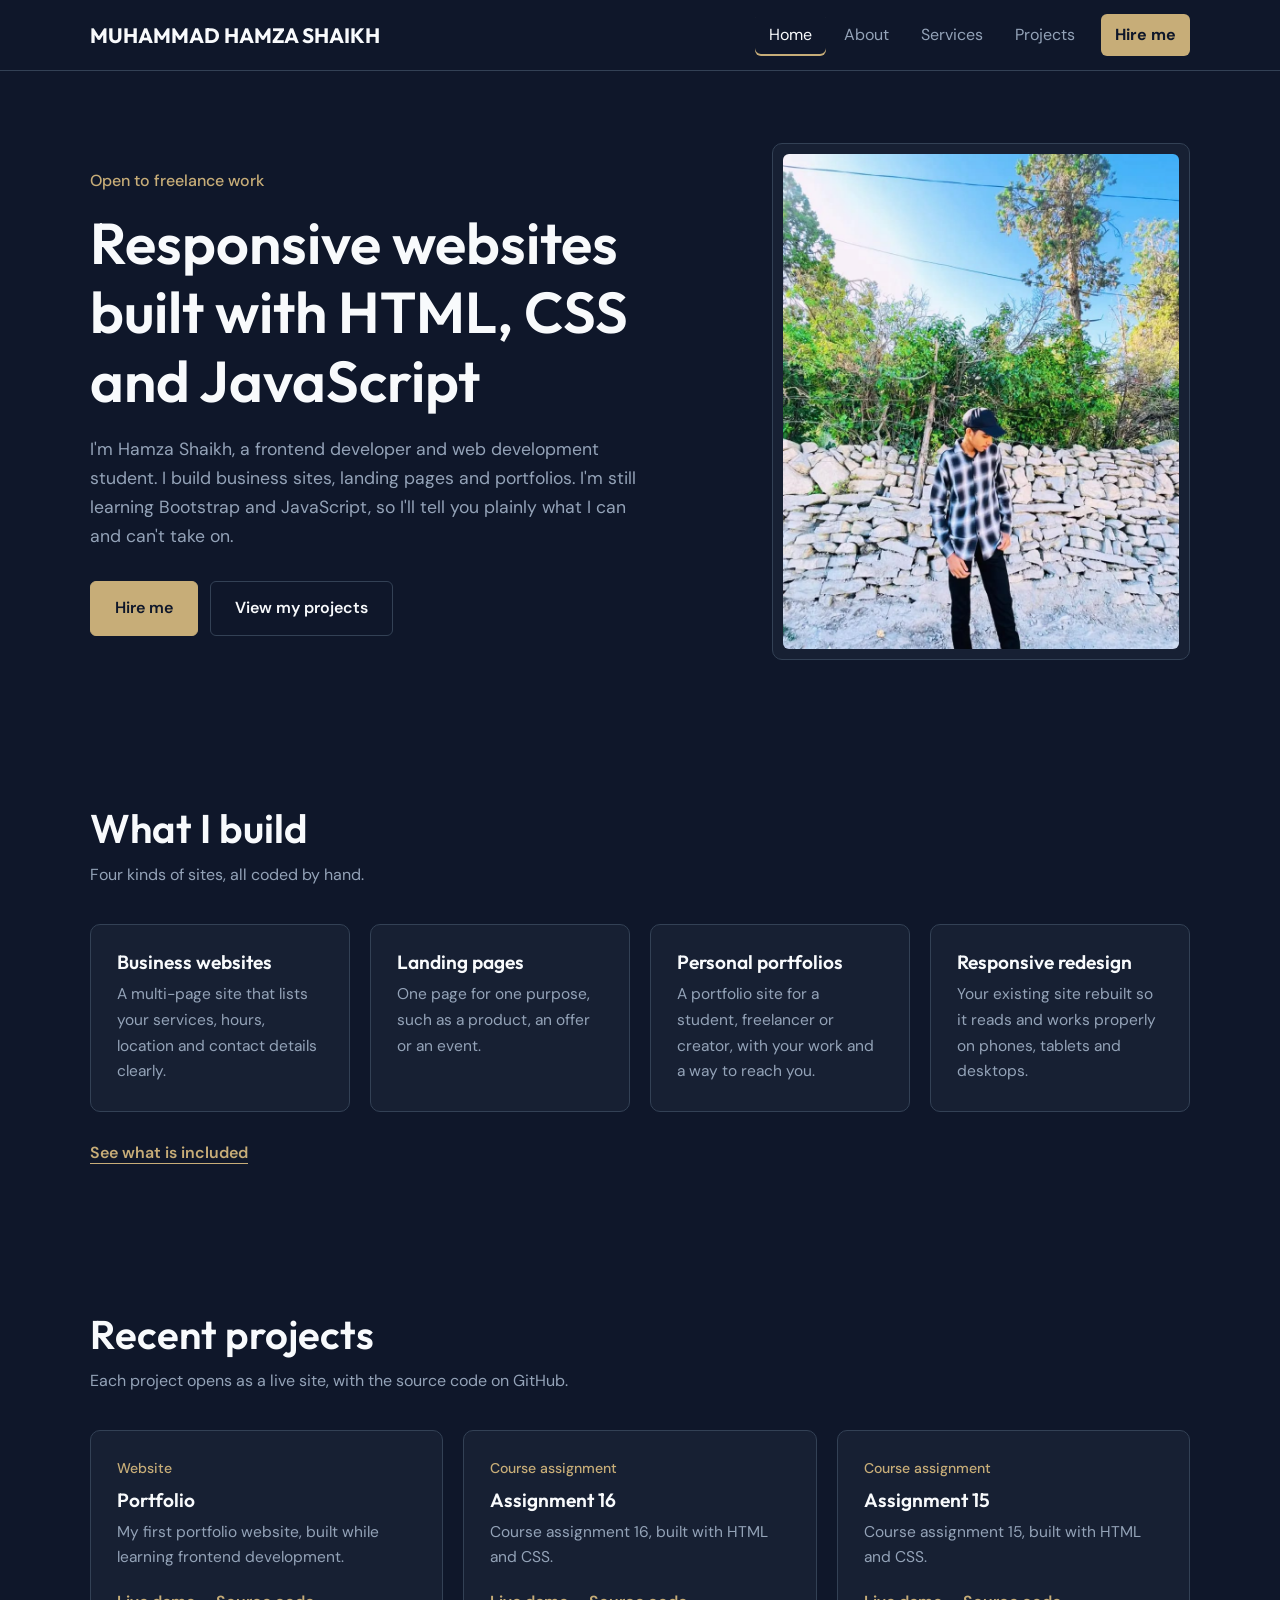
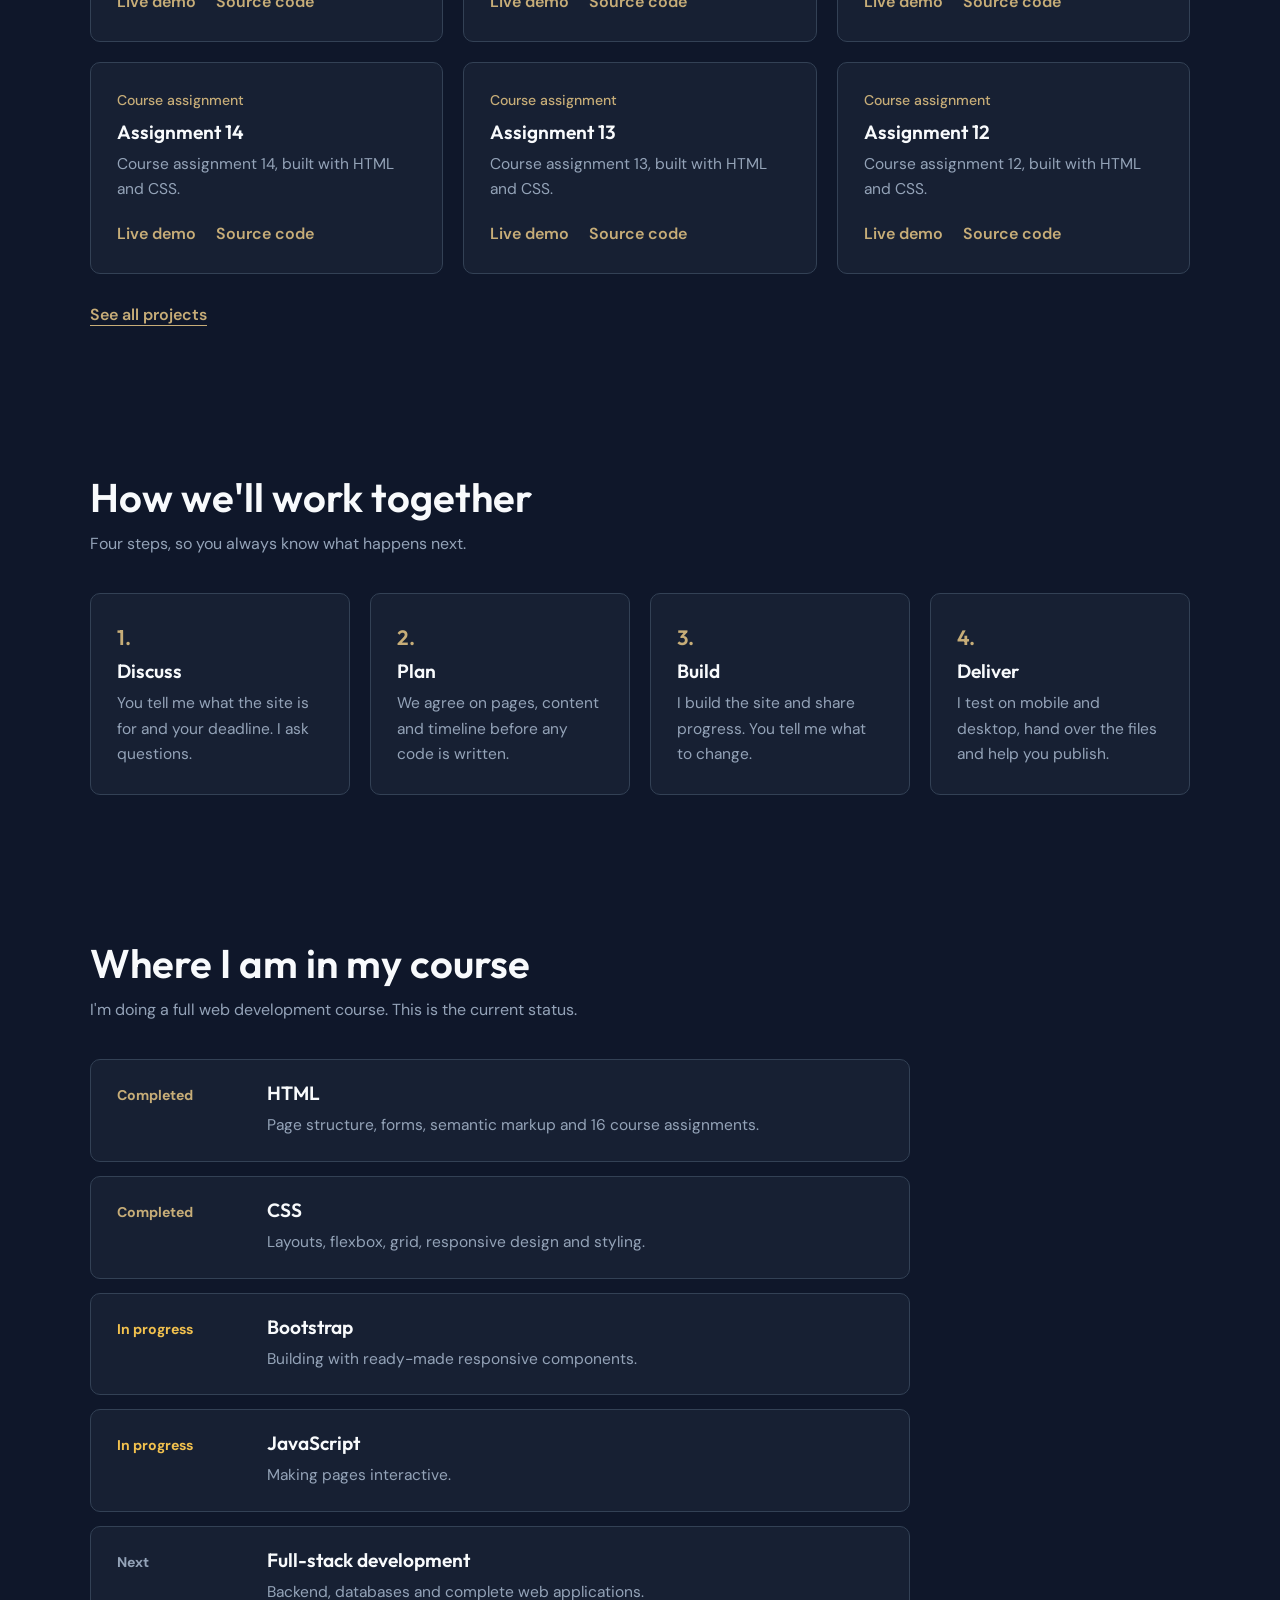
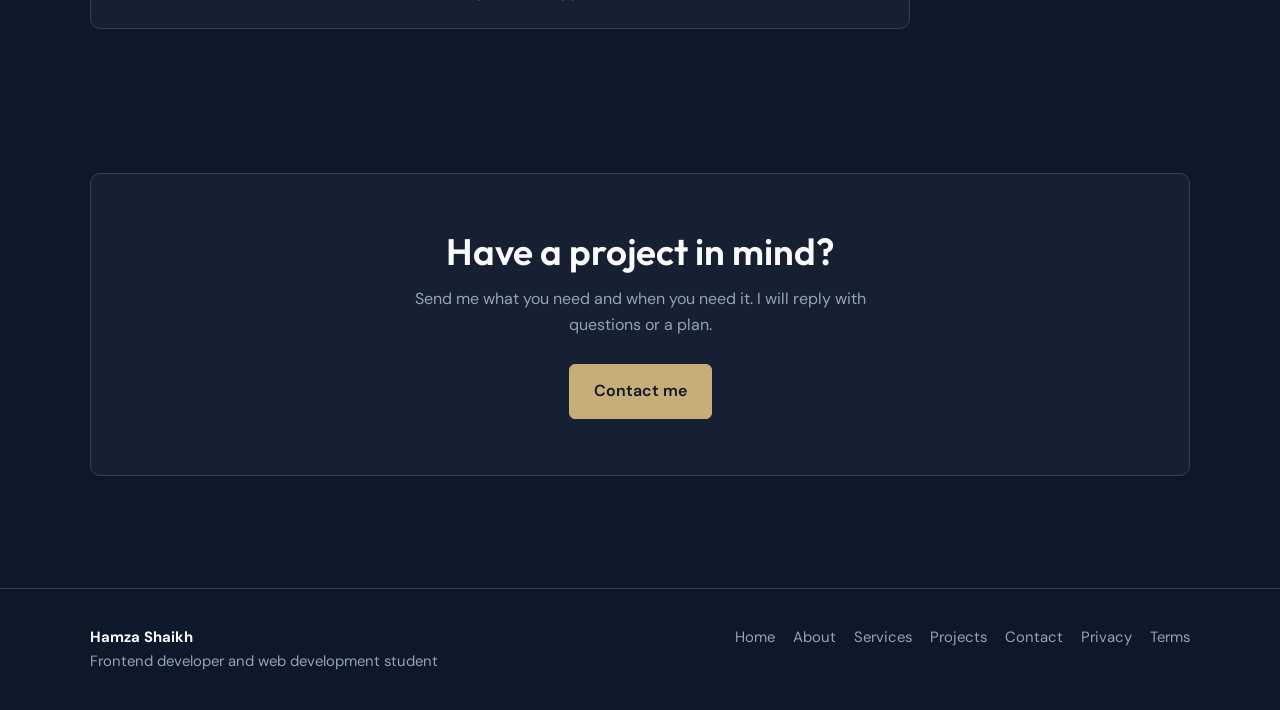
<file: index.html>
<!DOCTYPE html>
<html lang="en">
<head>
<meta charset="UTF-8">
<meta name="viewport" content="width=device-width, initial-scale=1">
<title>Hamza Shaikh | Frontend Developer</title>
<meta name="description" content="Hamza Shaikh builds responsive websites with HTML, CSS and JavaScript for small businesses and individuals.">
<meta name="theme-color" content="#0e1518">
<link rel="icon" href="favicon.svg" type="image/svg+xml">
<link rel="icon" href="favicon.ico" sizes="48x48">
<link rel="apple-touch-icon" href="apple-touch-icon.png">
<link rel="preconnect" href="https://fonts.googleapis.com">
<link rel="preconnect" href="https://fonts.gstatic.com" crossorigin>
<link href="https://fonts.googleapis.com/css2?family=DM+Sans:wght@400;500;700&family=Outfit:wght@500;600;700&display=swap" rel="stylesheet">
<link rel="stylesheet" href="style.css">
</head>
<body>
<header>
<nav>
<a href="index.html" class="logo">MUHAMMAD HAMZA SHAIKH</a>
<button class="burger" aria-expanded="false" aria-controls="menu">Menu</button>
<ul class="links" id="menu"><li><a href="index.html" class="active">Home</a></li><li><a href="about.html">About</a></li><li><a href="services.html">Services</a></li><li><a href="projects.html">Projects</a></li><li><a href="contact.html" class="hire">Hire me</a></li></ul>
</nav>
</header>
<main>
<div class="wrap"><section class="hero">
<div>
<p class="avail">Open to freelance work</p>
<h1>Responsive websites built with HTML, CSS and JavaScript</h1>
<p class="lead">I'm Hamza Shaikh, a frontend developer and web development student. I build business sites, landing pages and portfolios. I'm still learning Bootstrap and JavaScript, so I'll tell you plainly what I can and can't take on.</p>
<div class="cta"><a class="btn primary" href="contact.html">Hire me</a><a class="btn" href="projects.html">View my projects</a></div>
</div>
<div class="photo"><img src="WhatsApp Image 2026-11-10 at 7.13.21 PM.jpeg" alt="Hamza Shaikh standing in front of a stone wall" width="1000" height="1000"></div>
</section></div>
<div class="wrap"><section><h2 class="title">What I build</h2><p class="sub">Four kinds of sites, all coded by hand.</p><div class="grid g4"><div class="card"><h3>Business websites</h3><p>A multi-page site that lists your services, hours, location and contact details clearly.</p></div><div class="card"><h3>Landing pages</h3><p>One page for one purpose, such as a product, an offer or an event.</p></div><div class="card"><h3>Personal portfolios</h3><p>A portfolio site for a student, freelancer or creator, with your work and a way to reach you.</p></div><div class="card"><h3>Responsive redesign</h3><p>Your existing site rebuilt so it reads and works properly on phones, tablets and desktops.</p></div></div><p class="more"><a class="link" href="services.html">See what is included</a></p></section></div>
<div class="wrap"><section><h2 class="title">Recent projects</h2><p class="sub">Each project opens as a live site, with the source code on GitHub.</p><div id="repos" class="grid g3" data-limit="6"></div><p class="more"><a class="link" href="projects.html">See all projects</a></p></section></div>
<div class="wrap"><section><h2 class="title">How we'll work together</h2><p class="sub">Four steps, so you always know what happens next.</p><ol class="steps"><li class="card"><h3>Discuss</h3><p>You tell me what the site is for and your deadline. I ask questions.</p></li><li class="card"><h3>Plan</h3><p>We agree on pages, content and timeline before any code is written.</p></li><li class="card"><h3>Build</h3><p>I build the site and share progress. You tell me what to change.</p></li><li class="card"><h3>Deliver</h3><p>I test on mobile and desktop, hand over the files and help you publish.</p></li></ol></section></div>
<div class="wrap"><section><h2 class="title">Where I am in my course</h2><p class="sub">I'm doing a full web development course. This is the current status.</p><div class="road"><div class="card"><span class="st done">Completed</span><div><h3>HTML</h3><p>Page structure, forms, semantic markup and 16 course assignments.</p></div></div><div class="card"><span class="st done">Completed</span><div><h3>CSS</h3><p>Layouts, flexbox, grid, responsive design and styling.</p></div></div><div class="card"><span class="st doing">In progress</span><div><h3>Bootstrap</h3><p>Building with ready-made responsive components.</p></div></div><div class="card"><span class="st doing">In progress</span><div><h3>JavaScript</h3><p>Making pages interactive.</p></div></div><div class="card"><span class="st next">Next</span><div><h3>Full-stack development</h3><p>Backend, databases and complete web applications.</p></div></div></div></section></div><section class="wrap"><div class="band"><h2>Have a project in mind?</h2><p>Send me what you need and when you need it. I will reply with questions or a plan.</p><a class="btn primary" href="contact.html">Contact me</a></div></section>
</main>
<footer>
<div class="wrap foot">
<div><b>Hamza Shaikh</b><br>Frontend developer and web development student</div>
<div class="fl"><a href="index.html">Home</a><a href="about.html">About</a><a href="services.html">Services</a><a href="projects.html">Projects</a><a href="contact.html">Contact</a><a href="privacy.html">Privacy</a><a href="terms.html">Terms</a></div>

</div>
</footer>
<script src="script.js"></script>
</body>
</html>
</file>
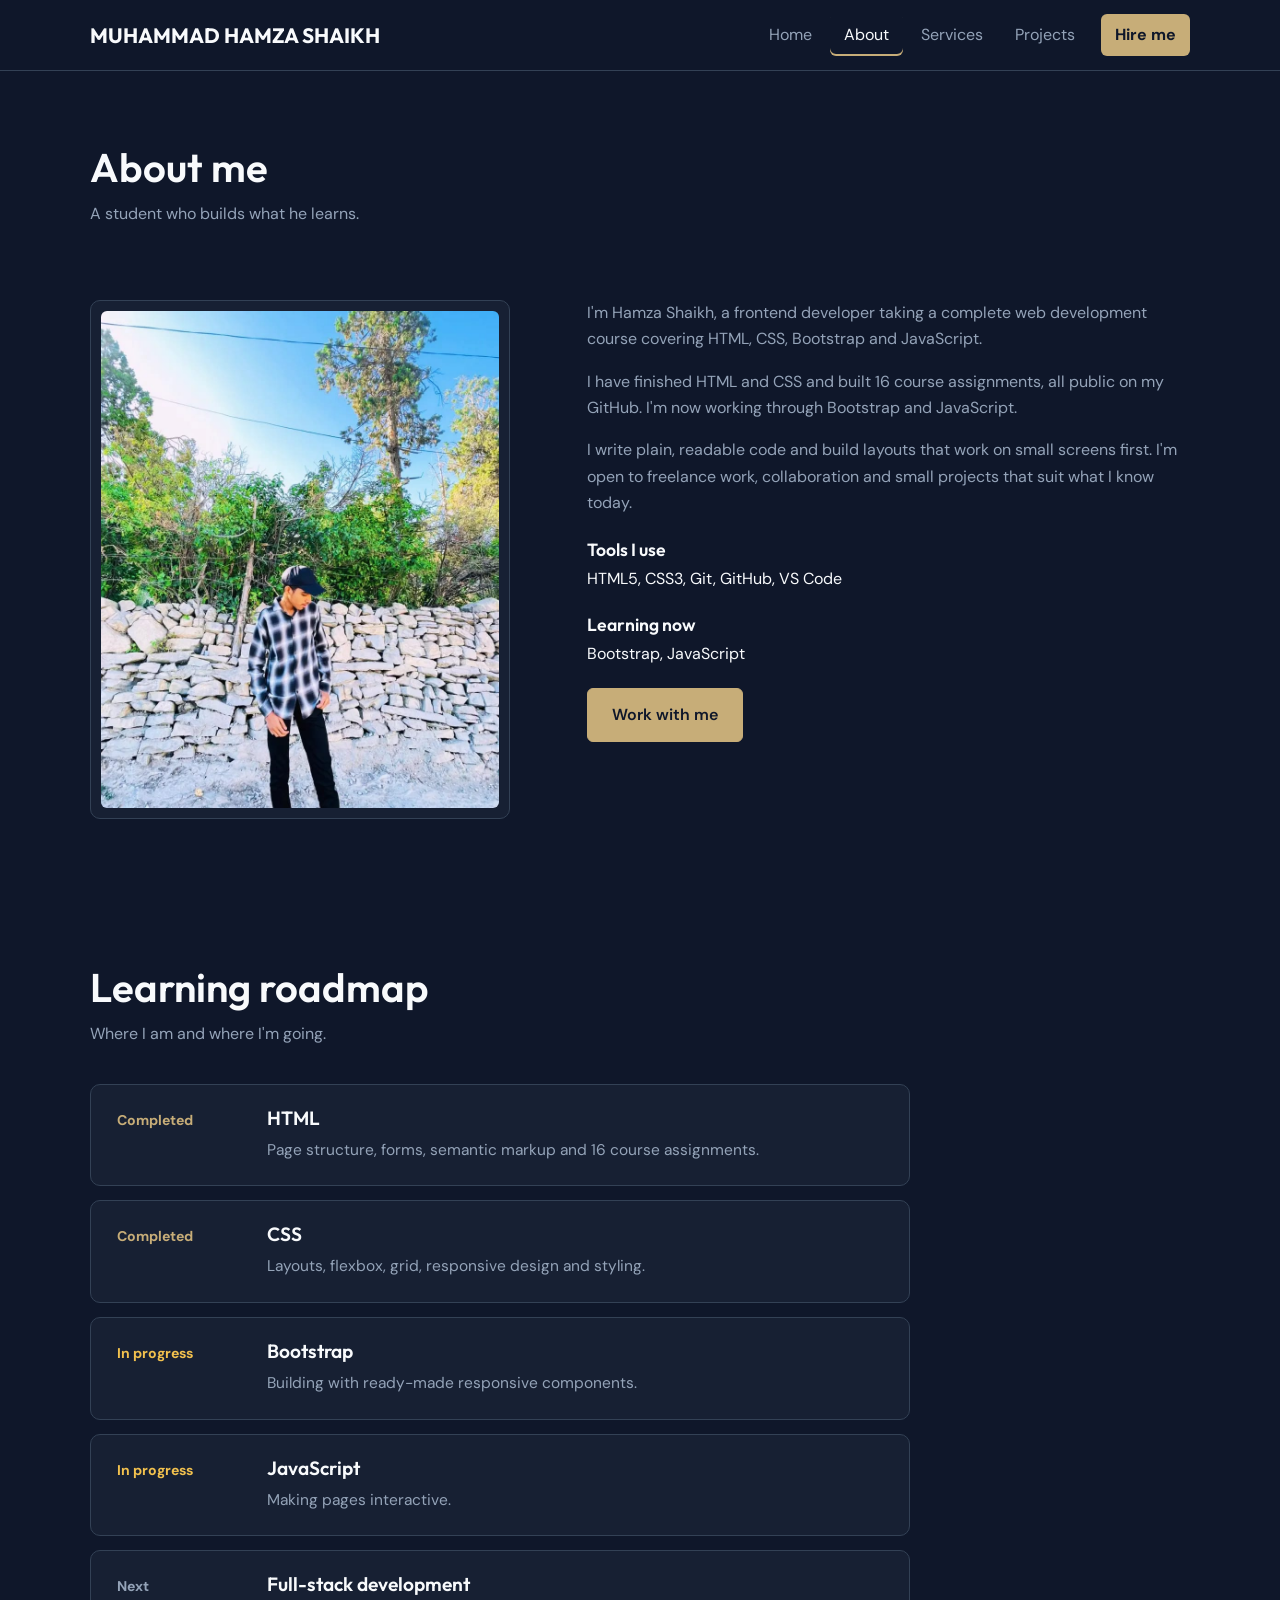
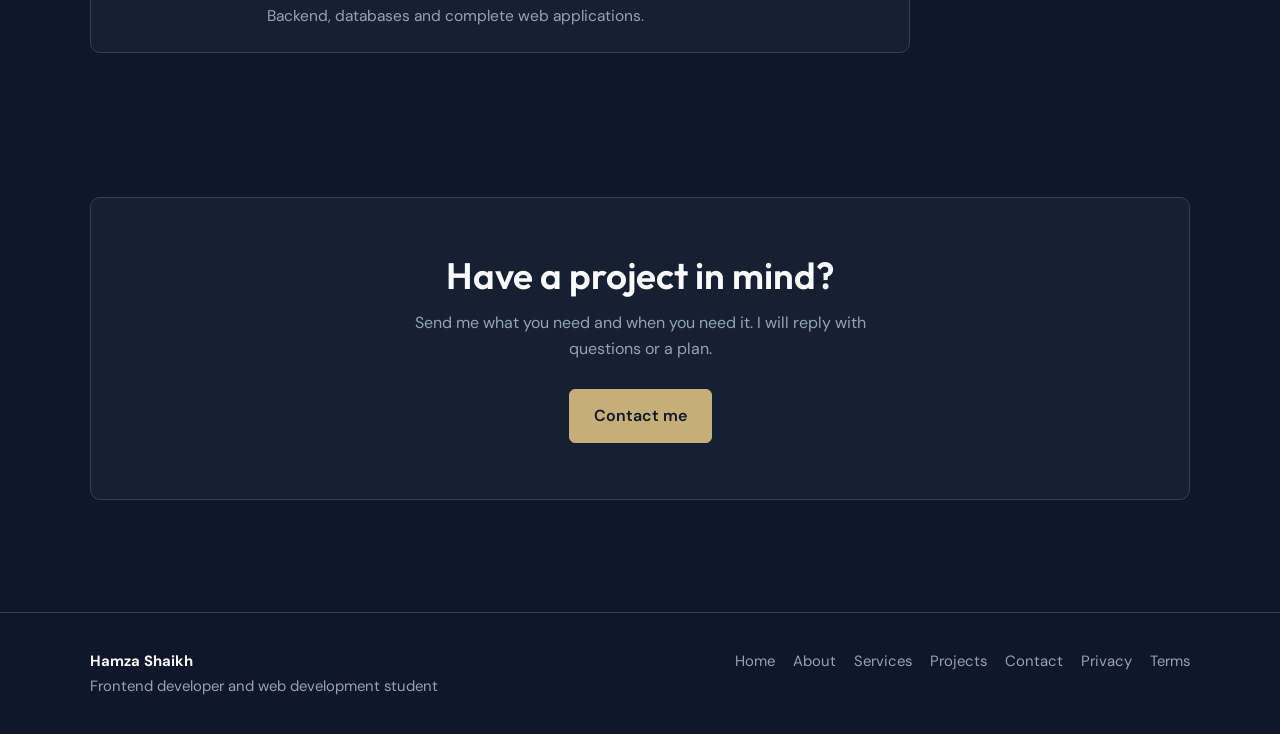
<file: about.html>
<!DOCTYPE html>
<html lang="en">
<head>
<meta charset="UTF-8">
<meta name="viewport" content="width=device-width, initial-scale=1">
<title>About | Hamza Shaikh</title>
<meta name="description" content="About Hamza Shaikh, frontend developer and web development student.">
<meta name="theme-color" content="#0e1518">
<link rel="icon" href="favicon.svg" type="image/svg+xml">
<link rel="icon" href="favicon.ico" sizes="48x48">
<link rel="apple-touch-icon" href="apple-touch-icon.png">
<link rel="preconnect" href="https://fonts.googleapis.com">
<link rel="preconnect" href="https://fonts.gstatic.com" crossorigin>
<link href="https://fonts.googleapis.com/css2?family=DM+Sans:wght@400;500;700&family=Outfit:wght@500;600;700&display=swap" rel="stylesheet">
<link rel="stylesheet" href="style.css">
</head>
<body>
<header>
<nav>
<a href="index.html" class="logo">MUHAMMAD HAMZA SHAIKH</a>
<button class="burger" aria-expanded="false" aria-controls="menu">Menu</button>
<ul class="links" id="menu"><li><a href="index.html">Home</a></li><li><a href="about.html" class="active">About</a></li><li><a href="services.html">Services</a></li><li><a href="projects.html">Projects</a></li><li><a href="contact.html" class="hire">Hire me</a></li></ul>
</nav>
</header>
<main>
<div class="wrap"><section class="phead"><h1 class="title">About me</h1><p class="sub">A student who builds what he learns.</p></section></div><div class="wrap"><section><div class="about">
<div class="photo"><img src="WhatsApp Image 2026-11-10 at 7.13.21 PM.jpeg" alt="Hamza Shaikh standing in front of a stone wall" width="1000" height="1000"></div>
<div>
<p>I'm Hamza Shaikh, a frontend developer taking a complete web development course covering HTML, CSS, Bootstrap and JavaScript.</p>
<p>I have finished HTML and CSS and built 16 course assignments, all public on my GitHub. I'm now working through Bootstrap and JavaScript.</p>
<p>I write plain, readable code and build layouts that work on small screens first. I'm open to freelance work, collaboration and small projects that suit what I know today.</p>
<h2 class="mini">Tools I use</h2>
<p class="tools">HTML5, CSS3, Git, GitHub, VS Code</p>
<h2 class="mini">Learning now</h2>
<p class="tools">Bootstrap, JavaScript</p>
<a class="btn primary" href="contact.html">Work with me</a>
</div></div></section></div>
<div class="wrap"><section><h2 class="title">Learning roadmap</h2><p class="sub">Where I am and where I'm going.</p><div class="road"><div class="card"><span class="st done">Completed</span><div><h3>HTML</h3><p>Page structure, forms, semantic markup and 16 course assignments.</p></div></div><div class="card"><span class="st done">Completed</span><div><h3>CSS</h3><p>Layouts, flexbox, grid, responsive design and styling.</p></div></div><div class="card"><span class="st doing">In progress</span><div><h3>Bootstrap</h3><p>Building with ready-made responsive components.</p></div></div><div class="card"><span class="st doing">In progress</span><div><h3>JavaScript</h3><p>Making pages interactive.</p></div></div><div class="card"><span class="st next">Next</span><div><h3>Full-stack development</h3><p>Backend, databases and complete web applications.</p></div></div></div></section></div><section class="wrap"><div class="band"><h2>Have a project in mind?</h2><p>Send me what you need and when you need it. I will reply with questions or a plan.</p><a class="btn primary" href="contact.html">Contact me</a></div></section>
</main>
<footer>
<div class="wrap foot">
<div><b>Hamza Shaikh</b><br>Frontend developer and web development student</div>
<div class="fl"><a href="index.html">Home</a><a href="about.html">About</a><a href="services.html">Services</a><a href="projects.html">Projects</a><a href="contact.html">Contact</a><a href="privacy.html">Privacy</a><a href="terms.html">Terms</a></div>
</div>
</footer>
<script src="script.js"></script>
</body>
</html>
</file>
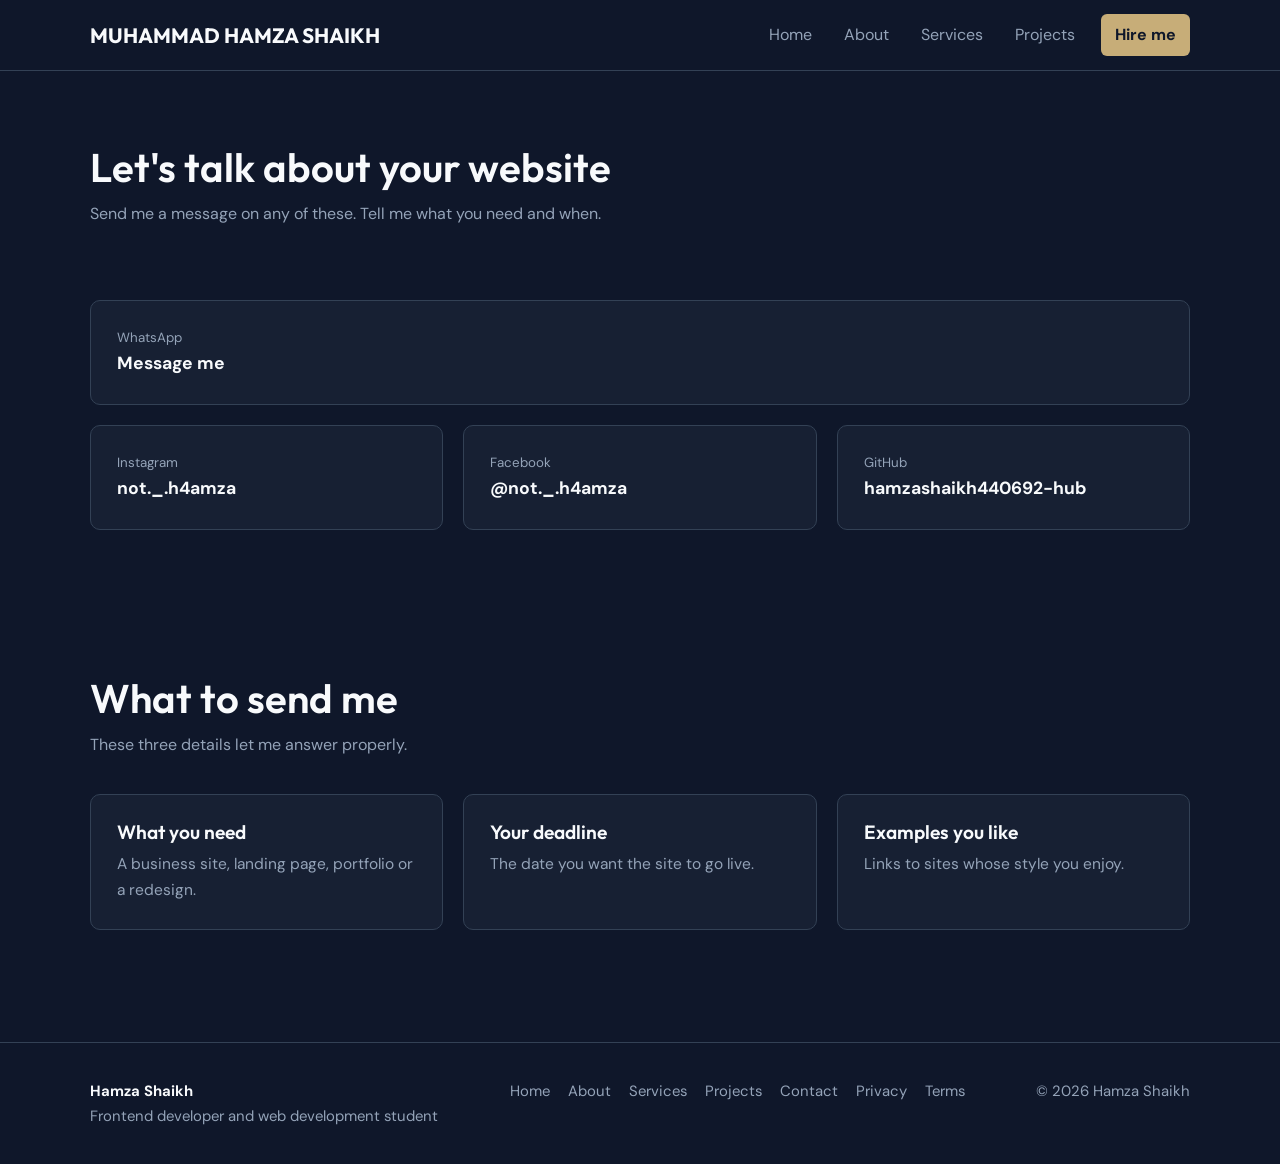
<file: contact.html>
<!DOCTYPE html>
<html lang="en">
<head>
<meta charset="UTF-8">
<meta name="viewport" content="width=device-width, initial-scale=1">
<title>Contact | Hamza Shaikh</title>
<meta name="description" content="Contact Hamza Shaikh about your website project.">
<meta name="theme-color" content="#0e1518">
<link rel="icon" href="favicon.svg" type="image/svg+xml">
<link rel="icon" href="favicon.ico" sizes="48x48">
<link rel="apple-touch-icon" href="apple-touch-icon.png">
<link rel="preconnect" href="https://fonts.googleapis.com">
<link rel="preconnect" href="https://fonts.gstatic.com" crossorigin>
<link href="https://fonts.googleapis.com/css2?family=DM+Sans:wght@400;500;700&family=Outfit:wght@500;600;700&display=swap" rel="stylesheet">
<link rel="stylesheet" href="style.css">
</head>
<body>
<header>
<nav>
<a href="index.html" class="logo">MUHAMMAD HAMZA SHAIKH</a>
<button class="burger" aria-expanded="falsan>.</spane" aria-controls="menu">Menu</button>
<ul class="links" id="menu"><li><a href="index.html">Home</a></li><li><a href="about.html">About</a></li><li><a href="services.html">Services</a></li><li><a href="projects.html">Projects</a></li><li><a href="contact.html" class="hire active">Hire me</a></li></ul>
</nav>
</header>
<main>
<div class="wrap"><section class="phead"><h1 class="title">Let's talk about your website</h1><p class="sub">Send me a message on any of these. Tell me what you need and when.</p></section></div><div class="wrap"><section>
<div id="direct" class="grid g2 gap"></div>
<div class="grid g2">
<a class="card cc" href="https://www.instagram.com/not.__.h4amza/" target="_blank" rel="noopener"><small>Instagram</small><b>not._.h4amza</b></a>
<a class="card cc" href="https://www.facebook.com/@not._.h4amza" target="_blank" rel="noopener"><small>Facebook</small><b>@not._.h4amza</b></a>
<a class="card cc" href="https://github.com/hamzashaikh440692-hub" target="_blank" rel="noopener"><small>GitHub</small><b>hamzashaikh440692-hub</b></a>
</div></section>
<section><h2 class="title">What to send me</h2><p class="sub">These three details let me answer properly.</p><div class="grid g3"><div class="card"><h3>What you need</h3><p>A business site, landing page, portfolio or a redesign.</p></div><div class="card"><h3>Your deadline</h3><p>The date you want the site to go live.</p></div><div class="card"><h3>Examples you like</h3><p>Links to sites whose style you enjoy.</p></div></div></section></div>
</main>
<footer>
<div class="wrap foot">
<div><b>Hamza Shaikh</b><br>Frontend developer and web development student</div>
<div class="fl"><a href="index.html">Home</a><a href="about.html">About</a><a href="services.html">Services</a><a href="projects.html">Projects</a><a href="contact.html">Contact</a><a href="privacy.html">Privacy</a><a href="terms.html">Terms</a></div>
<div>&copy; <span class="year">2026</span> Hamza Shaikh</div>
</div>
</footer>
<script src="script.js"></script>
</body>
</html>
</file>
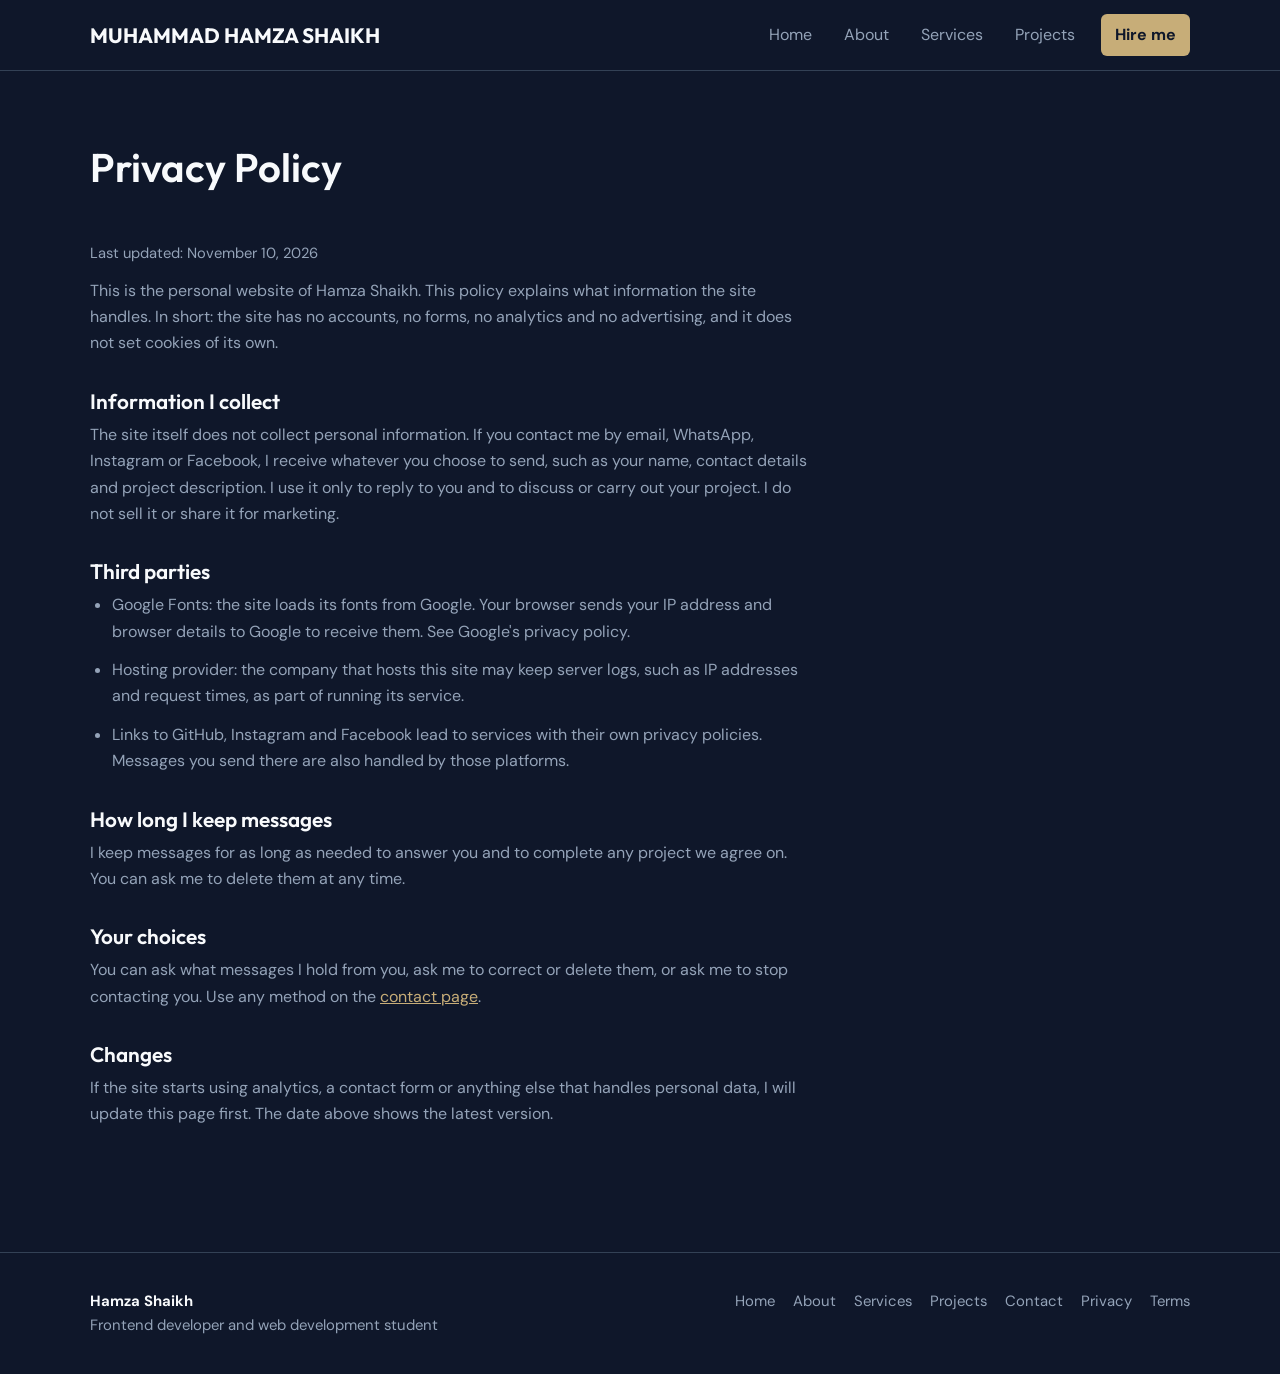
<file: privacy.html>
<!DOCTYPE html>
<html lang="en">
<head>
<meta charset="UTF-8">
<meta name="viewport" content="width=device-width, initial-scale=1">
<title>Privacy Policy | Hamza Shaikh</title>
<meta name="description" content="How this website handles your information.">
<meta name="theme-color" content="#0e1518">
<link rel="icon" href="favicon.svg" type="image/svg+xml">
<link rel="icon" href="favicon.ico" sizes="48x48">
<link rel="apple-touch-icon" href="apple-touch-icon.png">
<link rel="preconnect" href="https://fonts.googleapis.com">
<link rel="preconnect" href="https://fonts.gstatic.com" crossorigin>
<link href="https://fonts.googleapis.com/css2?family=DM+Sans:wght@400;500;700&family=Outfit:wght@500;600;700&display=swap" rel="stylesheet">
<link rel="stylesheet" href="style.css">
</head>
<body>
<header>
<nav>
<a href="index.html" class="logo">MUHAMMAD HAMZA SHAIKH</a>
<button class="burger" aria-expanded="false" aria-controls="menu">Menu</button>
<ul class="links" id="menu"><li><a href="index.html">Home</a></li><li><a href="about.html">About</a></li><li><a href="services.html">Services</a></li><li><a href="projects.html">Projects</a></li><li><a href="contact.html" class="hire">Hire me</a></li></ul>
</nav>
</header>
<main>
<div class="wrap"><section class="phead"><h1 class="title">Privacy Policy</h1><p class="sub"></p></section></div><div class="wrap"><section class="legal"><p class="upd">Last updated: November 10, 2026</p>
<p>This is the personal website of Hamza Shaikh. This policy explains what information the site handles. In short: the site has no accounts, no forms, no analytics and no advertising, and it does not set cookies of its own.</p>
<h2>Information I collect</h2>
<p>The site itself does not collect personal information. If you contact me by email, WhatsApp, Instagram or Facebook, I receive whatever you choose to send, such as your name, contact details and project description. I use it only to reply to you and to discuss or carry out your project. I do not sell it or share it for marketing.</p>
<h2>Third parties</h2>
<ul>
<li>Google Fonts: the site loads its fonts from Google. Your browser sends your IP address and browser details to Google to receive them. See Google's privacy policy.</li>
<li>Hosting provider: the company that hosts this site may keep server logs, such as IP addresses and request times, as part of running its service.</li>
<li>Links to GitHub, Instagram and Facebook lead to services with their own privacy policies. Messages you send there are also handled by those platforms.</li>
</ul>
<h2>How long I keep messages</h2>
<p>I keep messages for as long as needed to answer you and to complete any project we agree on. You can ask me to delete them at any time.</p>
<h2>Your choices</h2>
<p>You can ask what messages I hold from you, ask me to correct or delete them, or ask me to stop contacting you. Use any method on the <a href="contact.html">contact page</a>.</p>
<h2>Changes</h2>
<p>If the site starts using analytics, a contact form or anything else that handles personal data, I will update this page first. The date above shows the latest version.</p>
</section></div>
</main>
<footer>
<div class="wrap foot">
<div><b>Hamza Shaikh</b><br>Frontend developer and web development student</div>
<div class="fl"><a href="index.html">Home</a><a href="about.html">About</a><a href="services.html">Services</a><a href="projects.html">Projects</a><a href="contact.html">Contact</a><a href="privacy.html">Privacy</a><a href="terms.html">Terms</a></div>

</div>
</footer>
<script src="script.js"></script>
</body>
</html>
</file>
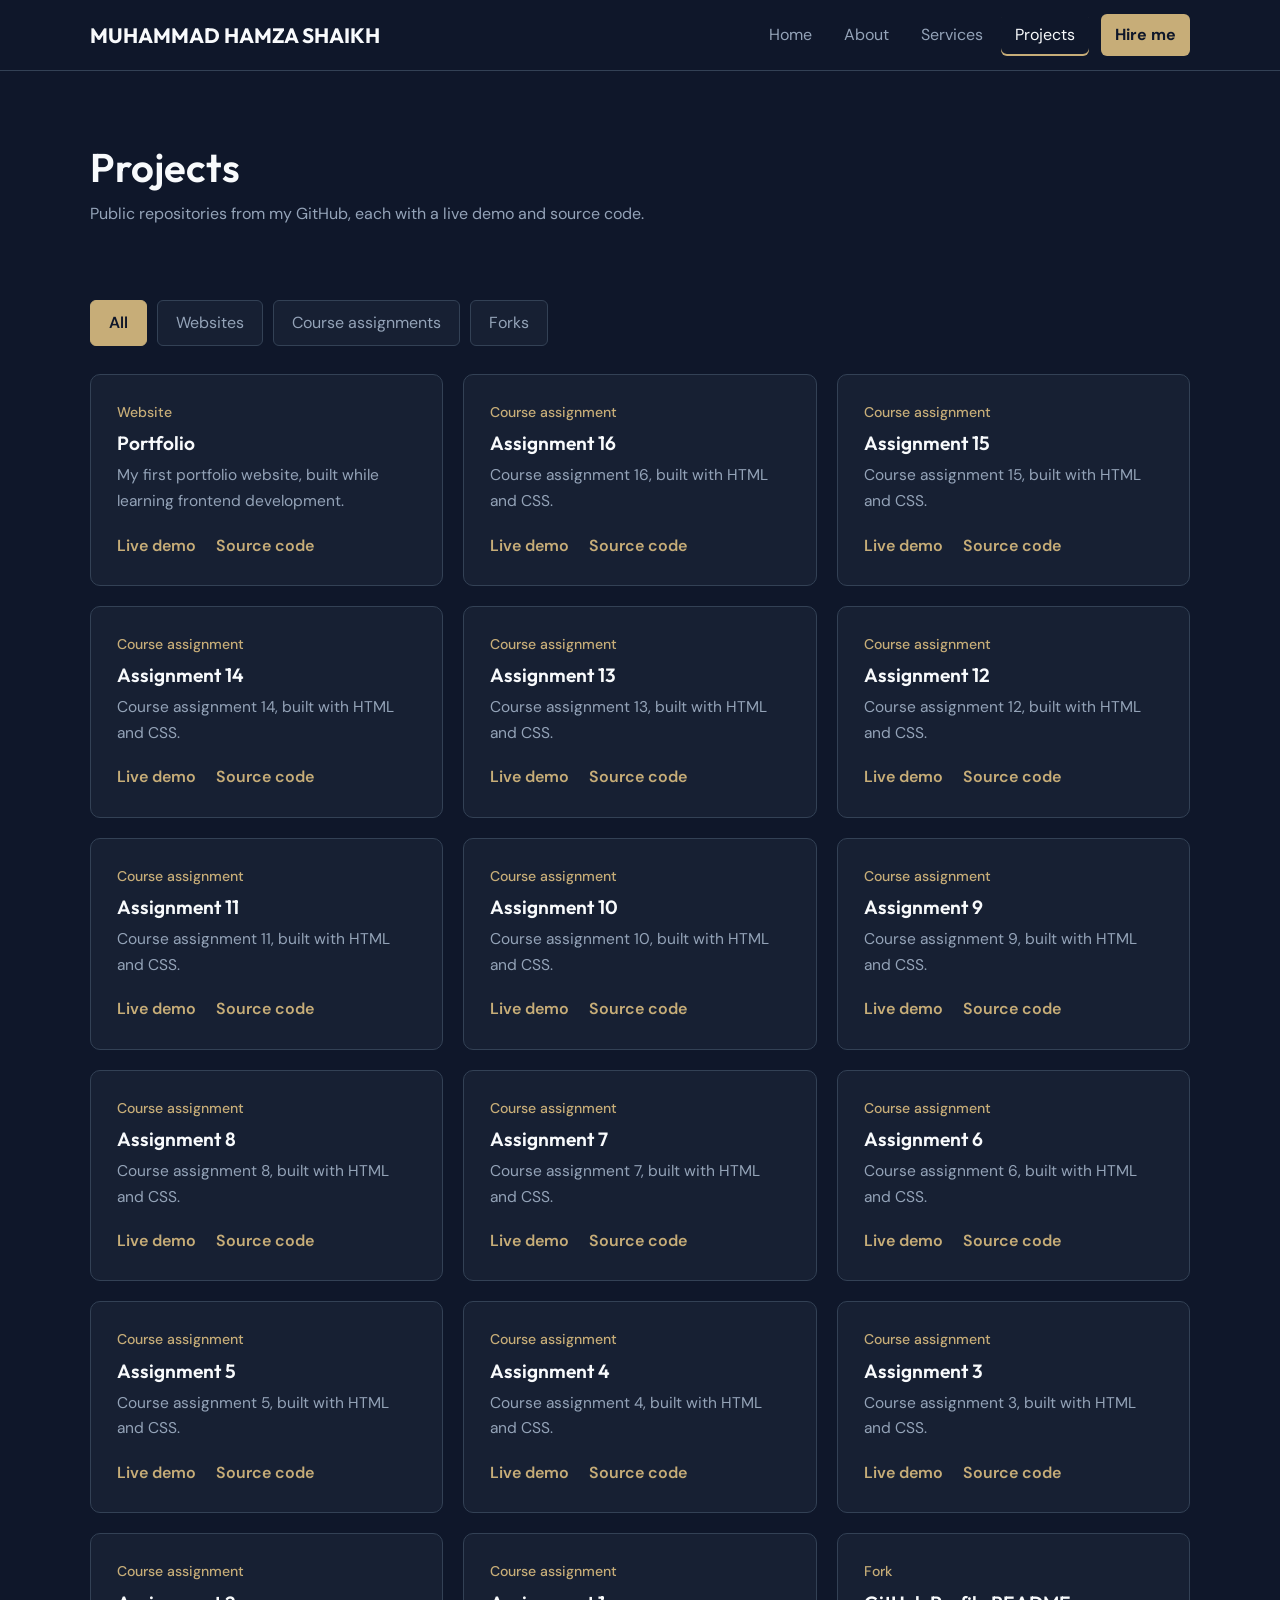
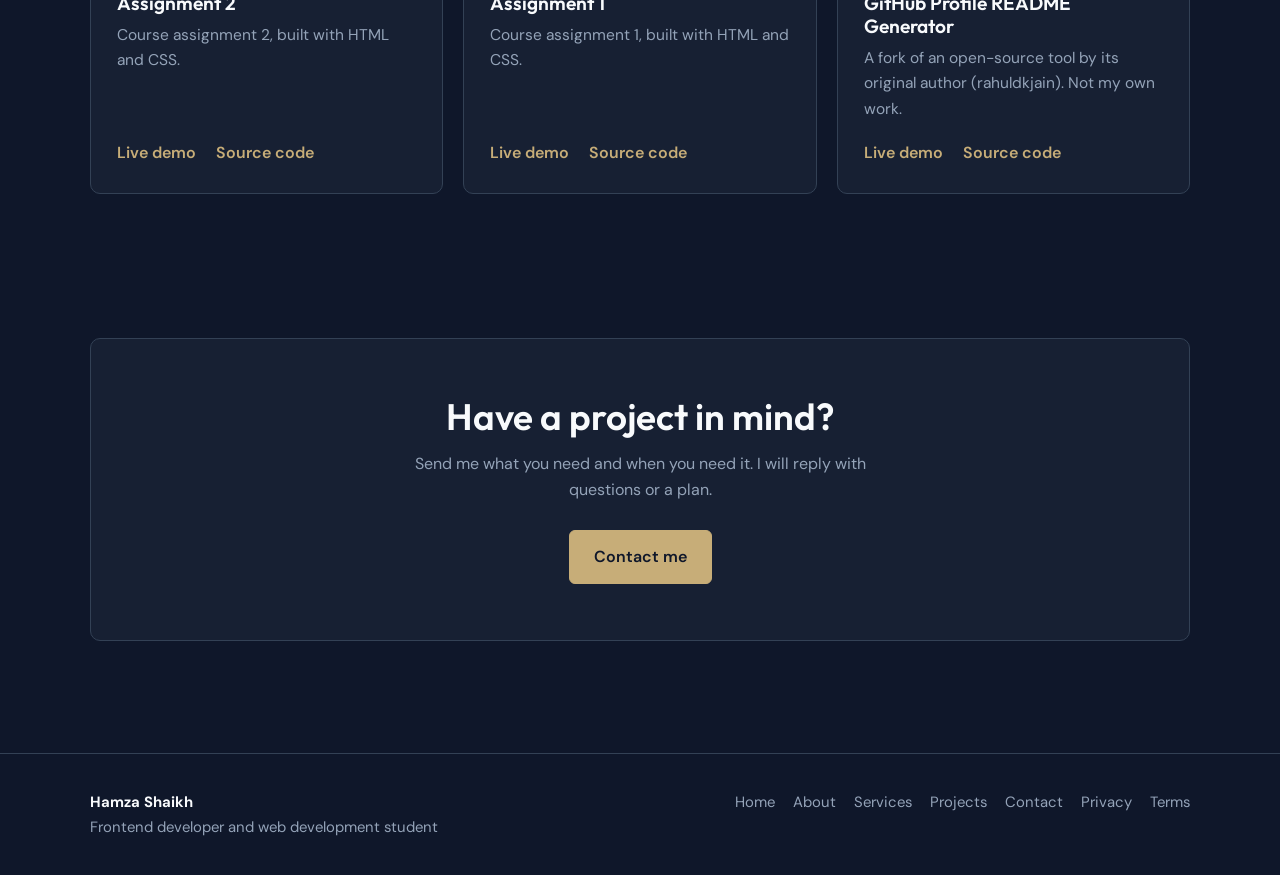
<file: projects.html>
<!DOCTYPE html>
<html lang="en">
<head>
<meta charset="UTF-8">
<meta name="viewport" content="width=device-width, initial-scale=1">
<title>Projects | Hamza Shaikh</title>
<meta name="description" content="Web development projects by Hamza Shaikh, with live demos and source code.">
<meta name="theme-color" content="#0e1518">
<link rel="icon" href="favicon.svg" type="image/svg+xml">
<link rel="icon" href="favicon.ico" sizes="48x48">
<link rel="apple-touch-icon" href="apple-touch-icon.png">
<link rel="preconnect" href="https://fonts.googleapis.com">
<link rel="preconnect" href="https://fonts.gstatic.com" crossorigin>
<link href="https://fonts.googleapis.com/css2?family=DM+Sans:wght@400;500;700&family=Outfit:wght@500;600;700&display=swap" rel="stylesheet">
<link rel="stylesheet" href="style.css">
</head>
<body>
<header>
<nav>
<a href="index.html" class="logo">MUHAMMAD HAMZA SHAIKH</a>
<button class="burger" aria-expanded="false" aria-controls="menu">Menu</button>
<ul class="links" id="menu"><li><a href="index.html">Home</a></li><li><a href="about.html">About</a></li><li><a href="services.html">Services</a></li><li><a href="projects.html" class="active">Projects</a></li><li><a href="contact.html" class="hire">Hire me</a></li></ul>
</nav>
</header>
<main>
<div class="wrap"><section class="phead"><h1 class="title">Projects</h1><p class="sub">Public repositories from my GitHub, each with a live demo and source code.</p></section></div><div class="wrap"><section>
<div class="filters"><button class="on" data-f="all">All</button><button data-f="website">Websites</button><button data-f="assignment">Course assignments</button><button data-f="other">Forks</button></div>
<div id="repos" class="grid g3"></div></section></div><section class="wrap"><div class="band"><h2>Have a project in mind?</h2><p>Send me what you need and when you need it. I will reply with questions or a plan.</p><a class="btn primary" href="contact.html">Contact me</a></div></section>
</main>
<footer>
<div class="wrap foot">
<div><b>Hamza Shaikh</b><br>Frontend developer and web development student</div>
<div class="fl"><a href="index.html">Home</a><a href="about.html">About</a><a href="services.html">Services</a><a href="projects.html">Projects</a><a href="contact.html">Contact</a><a href="privacy.html">Privacy</a><a href="terms.html">Terms</a></div>

</div>
</footer>
<script src="script.js"></script>
</body>
</html>
</file>
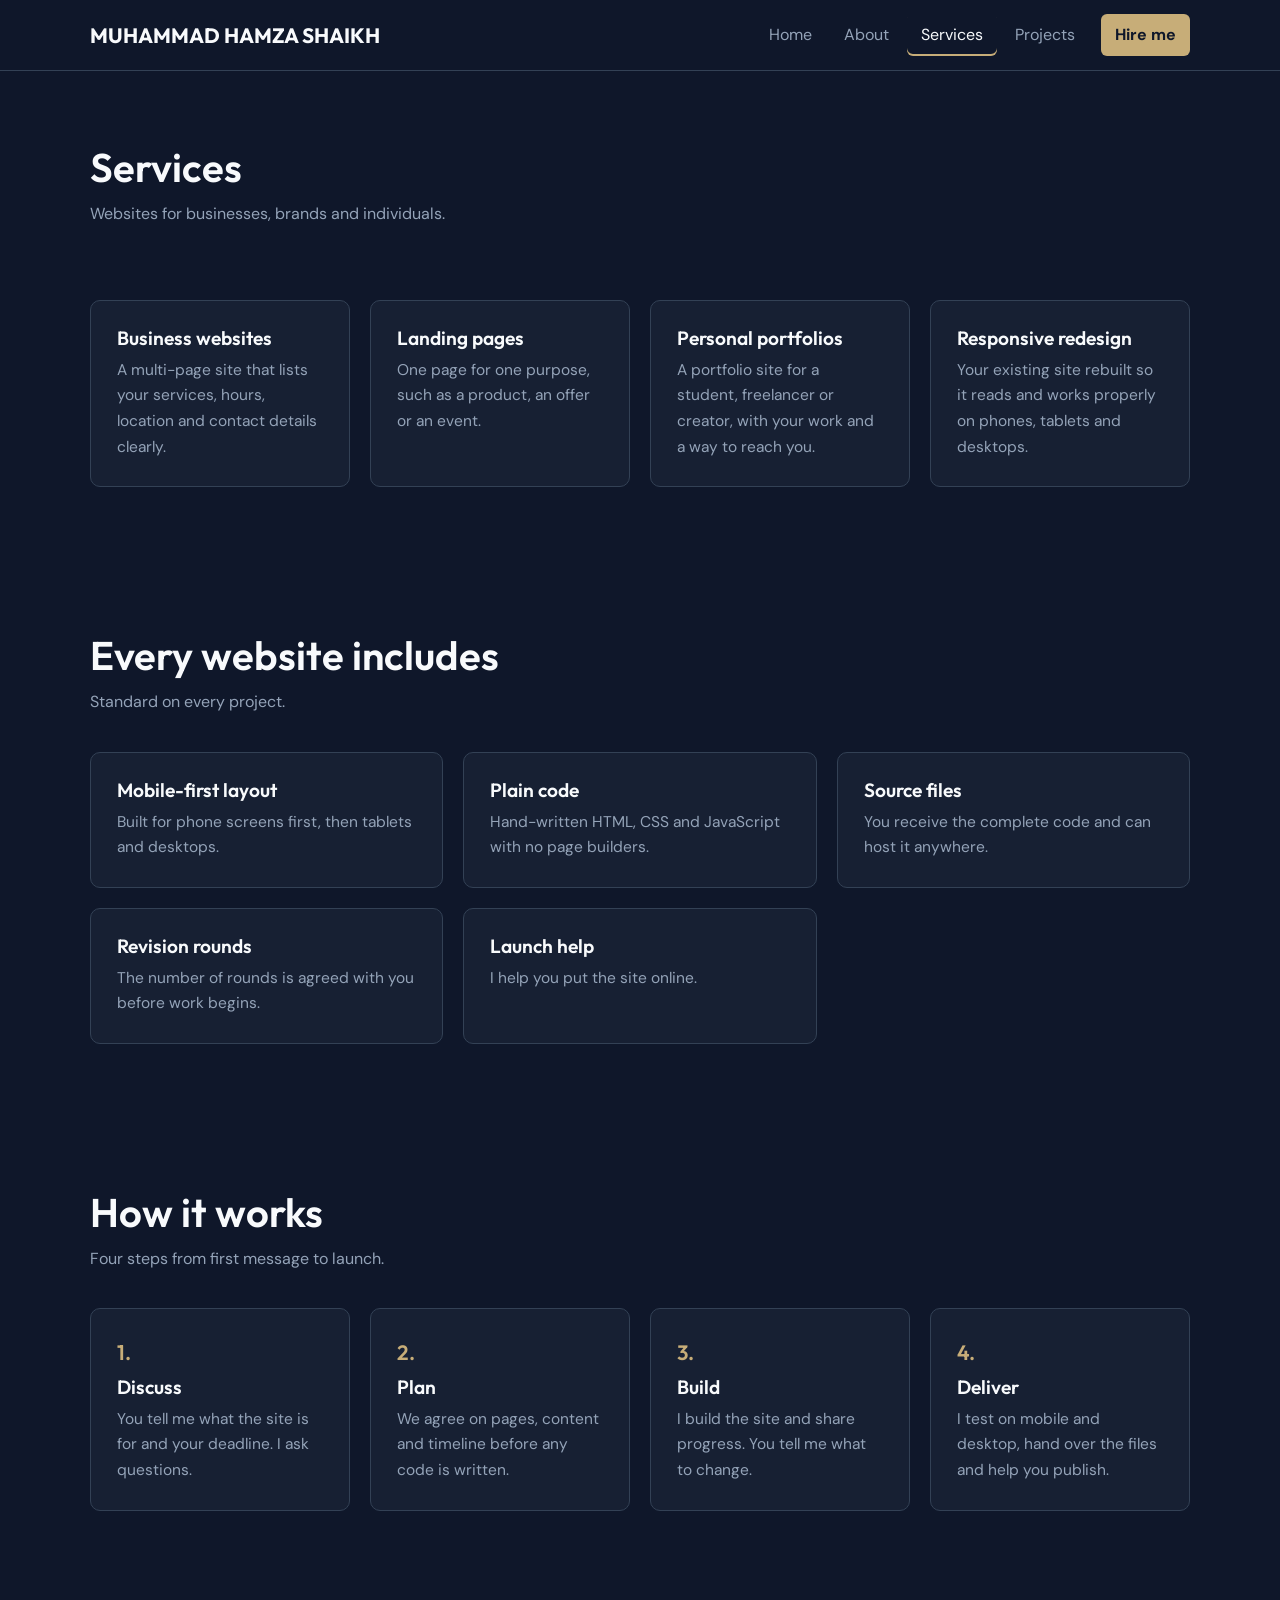
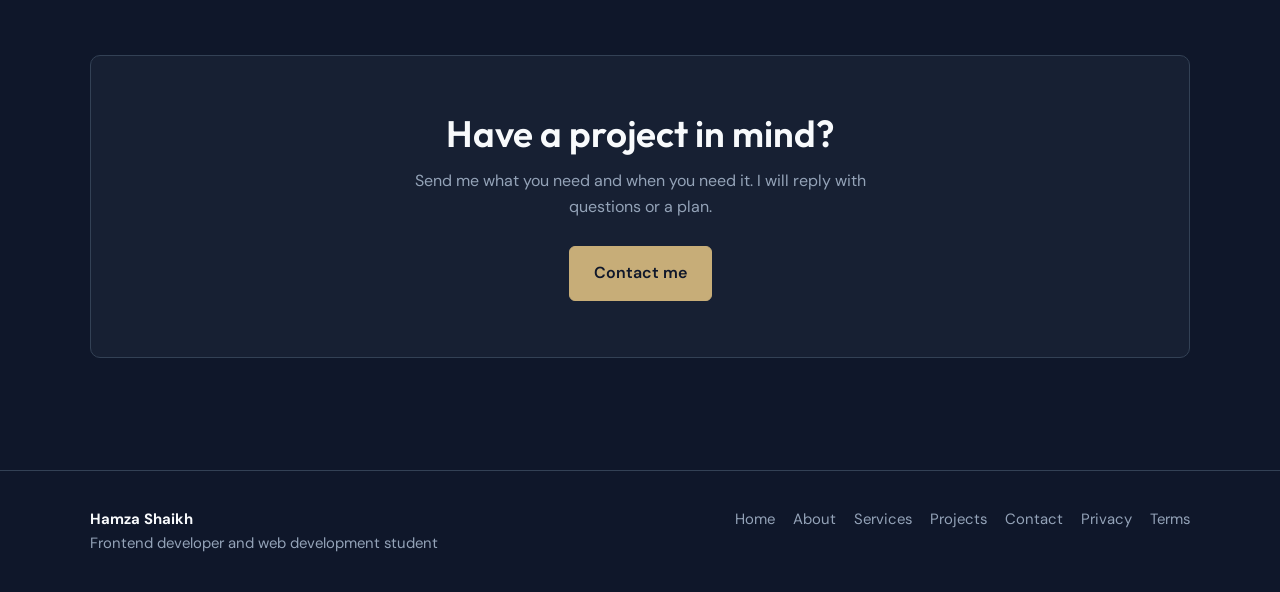
<file: services.html>
<!DOCTYPE html>
<html lang="en">
<head>
<meta charset="UTF-8">
<meta name="viewport" content="width=device-width, initial-scale=1">
<title>Services | Hamza Shaikh</title>
<meta name="description" content="Website design and development services by Hamza Shaikh.">
<meta name="theme-color" content="#0e1518">
<link rel="icon" href="favicon.svg" type="image/svg+xml">
<link rel="icon" href="favicon.ico" sizes="48x48">
<link rel="apple-touch-icon" href="apple-touch-icon.png">
<link rel="preconnect" href="https://fonts.googleapis.com">
<link rel="preconnect" href="https://fonts.gstatic.com" crossorigin>
<link href="https://fonts.googleapis.com/css2?family=DM+Sans:wght@400;500;700&family=Outfit:wght@500;600;700&display=swap" rel="stylesheet">
<link rel="stylesheet" href="style.css">
</head>
<body>
<header>
<nav>
<a href="index.html" class="logo">MUHAMMAD HAMZA SHAIKH</a>
<button class="burger" aria-expanded="false" aria-controls="menu">Menu</button>
<ul class="links" id="menu"><li><a href="index.html">Home</a></li><li><a href="about.html">About</a></li><li><a href="services.html" class="active">Services</a></li><li><a href="projects.html">Projects</a></li><li><a href="contact.html" class="hire">Hire me</a></li></ul>
</nav>
</header>
<main>
<div class="wrap"><section class="phead"><h1 class="title">Services</h1><p class="sub">Websites for businesses, brands and individuals.</p></section></div><div class="wrap"><section><div class="grid g4"><div class="card"><h3>Business websites</h3><p>A multi-page site that lists your services, hours, location and contact details clearly.</p></div><div class="card"><h3>Landing pages</h3><p>One page for one purpose, such as a product, an offer or an event.</p></div><div class="card"><h3>Personal portfolios</h3><p>A portfolio site for a student, freelancer or creator, with your work and a way to reach you.</p></div><div class="card"><h3>Responsive redesign</h3><p>Your existing site rebuilt so it reads and works properly on phones, tablets and desktops.</p></div></div></section>
<section><h2 class="title">Every website includes</h2><p class="sub">Standard on every project.</p><div class="grid g3"><div class="card"><h3>Mobile-first layout</h3><p>Built for phone screens first, then tablets and desktops.</p></div><div class="card"><h3>Plain code</h3><p>Hand-written HTML, CSS and JavaScript with no page builders.</p></div><div class="card"><h3>Source files</h3><p>You receive the complete code and can host it anywhere.</p></div><div class="card"><h3>Revision rounds</h3><p>The number of rounds is agreed with you before work begins.</p></div><div class="card"><h3>Launch help</h3><p>I help you put the site online.</p></div></div></section>
<section><h2 class="title">How it works</h2><p class="sub">Four steps from first message to launch.</p><ol class="steps"><li class="card"><h3>Discuss</h3><p>You tell me what the site is for and your deadline. I ask questions.</p></li><li class="card"><h3>Plan</h3><p>We agree on pages, content and timeline before any code is written.</p></li><li class="card"><h3>Build</h3><p>I build the site and share progress. You tell me what to change.</p></li><li class="card"><h3>Deliver</h3><p>I test on mobile and desktop, hand over the files and help you publish.</p></li></ol></section></div><section class="wrap"><div class="band"><h2>Have a project in mind?</h2><p>Send me what you need and when you need it. I will reply with questions or a plan.</p><a class="btn primary" href="contact.html">Contact me</a></div></section>
</main>
<footer>
<div class="wrap foot">
<div><b>Hamza Shaikh</b><br>Frontend developer and web development student</div>
<div class="fl"><a href="index.html">Home</a><a href="about.html">About</a><a href="services.html">Services</a><a href="projects.html">Projects</a><a href="contact.html">Contact</a><a href="privacy.html">Privacy</a><a href="terms.html">Terms</a></div>

</div>
</footer>
<script src="script.js"></script>
</body>
</html>
</file>
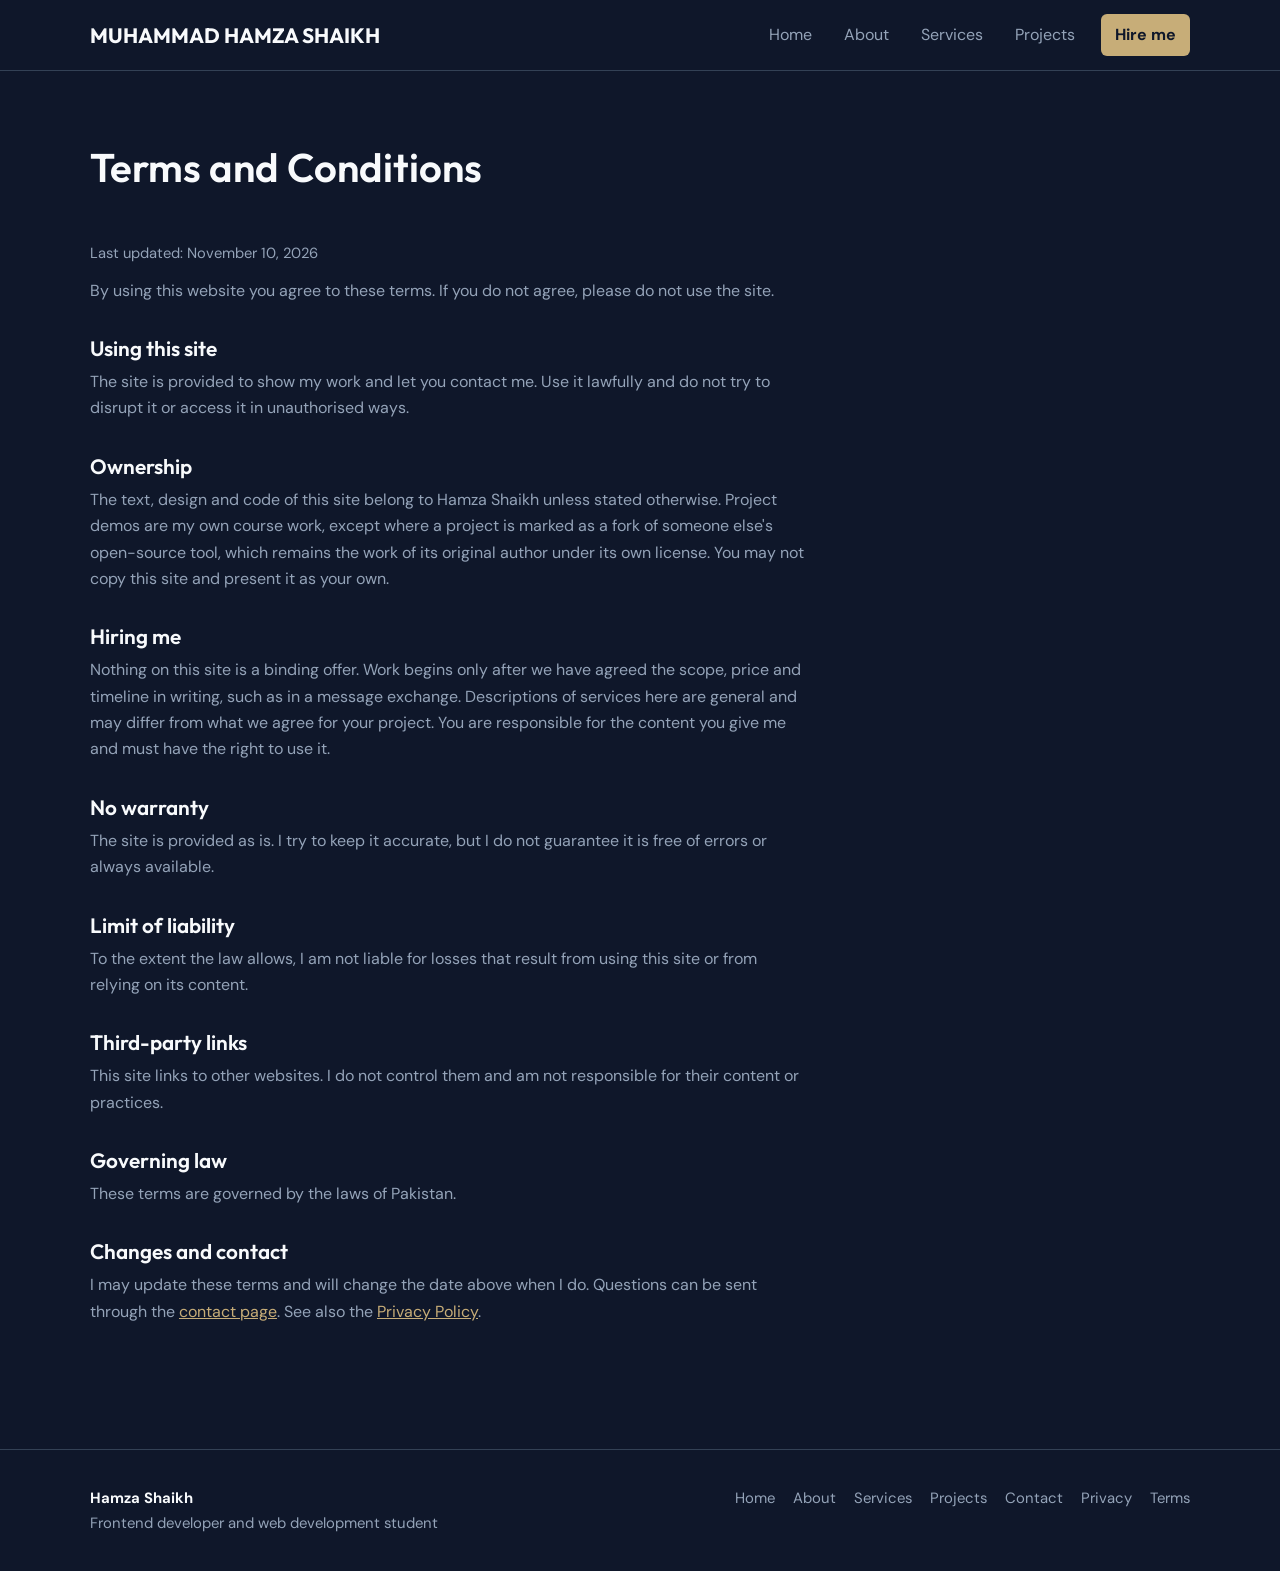
<file: terms.html>
<!DOCTYPE html>
<html lang="en">
<head>
<meta charset="UTF-8">
<meta name="viewport" content="width=device-width, initial-scale=1">
<title>Terms and Conditions | Hamza Shaikh</title>
<meta name="description" content="Terms for using this website and for hiring Hamza Shaikh.">
<meta name="theme-color" content="#0e1518">
<link rel="icon" href="favicon.svg" type="image/svg+xml">
<link rel="icon" href="favicon.ico" sizes="48x48">
<link rel="apple-touch-icon" href="apple-touch-icon.png">
<link rel="preconnect" href="https://fonts.googleapis.com">
<link rel="preconnect" href="https://fonts.gstatic.com" crossorigin>
<link href="https://fonts.googleapis.com/css2?family=DM+Sans:wght@400;500;700&family=Outfit:wght@500;600;700&display=swap" rel="stylesheet">
<link rel="stylesheet" href="style.css">
</head>
<body>
<header>
<nav>
<a href="index.html" class="logo">MUHAMMAD HAMZA SHAIKH</a>
<button class="burger" aria-expanded="false" aria-controls="menu">Menu</button>
<ul class="links" id="menu"><li><a href="index.html">Home</a></li><li><a href="about.html">About</a></li><li><a href="services.html">Services</a></li><li><a href="projects.html">Projects</a></li><li><a href="contact.html" class="hire">Hire me</a></li></ul>
</nav>
</header>
<main>
<div class="wrap"><section class="phead"><h1 class="title">Terms and Conditions</h1><p class="sub"></p></section></div><div class="wrap"><section class="legal"><p class="upd">Last updated: November 10, 2026</p>
<p>By using this website you agree to these terms. If you do not agree, please do not use the site.</p>
<h2>Using this site</h2>
<p>The site is provided to show my work and let you contact me. Use it lawfully and do not try to disrupt it or access it in unauthorised ways.</p>
<h2>Ownership</h2>
<p>The text, design and code of this site belong to Hamza Shaikh unless stated otherwise. Project demos are my own course work, except where a project is marked as a fork of someone else's open-source tool, which remains the work of its original author under its own license. You may not copy this site and present it as your own.</p>
<h2>Hiring me</h2>
<p>Nothing on this site is a binding offer. Work begins only after we have agreed the scope, price and timeline in writing, such as in a message exchange. Descriptions of services here are general and may differ from what we agree for your project. You are responsible for the content you give me and must have the right to use it.</p>
<h2>No warranty</h2>
<p>The site is provided as is. I try to keep it accurate, but I do not guarantee it is free of errors or always available.</p>
<h2>Limit of liability</h2>
<p>To the extent the law allows, I am not liable for losses that result from using this site or from relying on its content.</p>
<h2>Third-party links</h2>
<p>This site links to other websites. I do not control them and am not responsible for their content or practices.</p>
<h2>Governing law</h2>
<p>These terms are governed by the laws of Pakistan.</p>
<h2>Changes and contact</h2>
<p>I may update these terms and will change the date above when I do. Questions can be sent through the <a href="contact.html">contact page</a>. See also the <a href="privacy.html">Privacy Policy</a>.</p>
</section></div>
</main>
<footer>
<div class="wrap foot">
<div><b>Hamza Shaikh</b><br>Frontend developer and web development student</div>
<div class="fl"><a href="index.html">Home</a><a href="about.html">About</a><a href="services.html">Services</a><a href="projects.html">Projects</a><a href="contact.html">Contact</a><a href="privacy.html">Privacy</a><a href="terms.html">Terms</a></div>

</div>
</footer>
<script src="script.js"></script>
</body>
</html>
</file>
<file: style.css>
:root{--bg:#0F172A;--surface:#172033;--edge:#334155;--ink:#F8FAFC;--muted:#94A3B8;--accent:#c7ad78;--on: #0F172A;}
*{box-sizing:border-box;margin:0;padding:0}
body{font-family:'DM Sans',system-ui,sans-serif;background:var(--bg);color:var(--ink);line-height:1.65}
h1,h2,h3{font-family:'Outfit',sans-serif;line-height:1.2;font-weight:600}
a{color:inherit;text-decoration:none}
img{max-width:100%;height:auto;display:block}
.wrap{width:min(1100px,92%);margin:0 auto}
header{position:sticky;top:0;z-index:50;background:var(--bg);border-bottom:1px solid var(--edge)}
nav{display:flex;justify-content:space-between;align-items:center;width:min(1100px,92%);margin:0 auto;padding:14px 0}
.logo{font-family:'Outfit',sans-serif;font-weight:700;font-size:1.3rem}
.logo span{color:var(--accent)}
.links{display:flex;gap:4px;list-style:none;align-items:center}
.links a{display:block;padding:8px 14px;border-radius:6px;color:var(--muted)}
.links a:hover{color:var(--ink)}
.links a.active{color:var(--ink);box-shadow:inset 0 -2px 0 var(--accent)}
.links a.hire{background:var(--accent);color:var(--on);font-weight:700;margin-left:8px;box-shadow:none}
.burger{display:none;background:none;border:1px solid var(--edge);color:var(--ink);padding:8px 14px;border-radius:6px;font:inherit;cursor:pointer}
.btn{display:inline-block;padding:13px 24px;border-radius:6px;font-weight:600;border:1px solid var(--edge);font:inherit;font-weight:600;cursor:pointer}
.btn.primary{background:var(--accent);color:var(--on);border-color:var(--accent)}
.btn:hover{border-color:var(--accent)}
:focus-visible{outline:2px solid var(--accent);outline-offset:3px}
section{padding:72px 0}
.hero{display:grid;grid-template-columns:1.2fr .8fr;gap:56px;align-items:center;padding:72px 0}
.avail{color:var(--accent);font-weight:500;margin-bottom:14px}
.hero h1{font-size:clamp(2.2rem,4.8vw,3.6rem);margin-bottom:20px}
.lead{color:var(--muted);font-size:1.1rem;max-width:560px;margin-bottom:30px}
.cta{display:flex;gap:12px;flex-wrap:wrap}
.photo{border:1px solid var(--edge);border-radius:10px;padding:10px;background:var(--surface);max-width:420px;margin-left:auto}
.photo img{border-radius:6px;aspect-ratio:4/5;object-fit:cover;object-position:50% 60%;width:100%}
.title{font-size:clamp(1.8rem,3.4vw,2.5rem);margin-bottom:10px}
.sub{color:var(--muted);margin-bottom:36px;max-width:620px}
.phead{padding:72px 0 0}.phead .sub{margin-bottom:0}
.grid{display:grid;gap:20px}
.g3{grid-template-columns:repeat(auto-fill,minmax(300px,1fr))}
.g4{grid-template-columns:repeat(auto-fit,minmax(230px,1fr))}
.g2{grid-template-columns:repeat(auto-fit,minmax(300px,1fr))}
.gap{margin-bottom:20px}.gap:empty{display:none}
.card{background:var(--surface);border:1px solid var(--edge);border-radius:10px;padding:26px}
.card h3{font-size:1.2rem;margin-bottom:8px}
.card p{color:var(--muted);font-size:.97rem}
.more{margin-top:28px}
.link{color:var(--accent);font-weight:600;border-bottom:1px solid var(--accent)}
.steps{display:grid;grid-template-columns:repeat(auto-fit,minmax(220px,1fr));gap:20px;list-style:none;counter-reset:s}
.steps li::before{counter-increment:s;content:counter(s) ".";display:block;color:var(--accent);font-family:'Outfit',sans-serif;font-weight:600;font-size:1.3rem;margin-bottom:6px}
.road{display:grid;gap:14px;max-width:820px}
.road .card{display:grid;grid-template-columns:130px 1fr;gap:20px;align-items:start;padding:22px 26px}
.st{font-size:.88rem;font-weight:700;padding-top:2px}
.done{color:var(--accent)}.doing{color:#f2c14e}.next{color:var(--muted)}
.filters{display:flex;gap:10px;flex-wrap:wrap;margin-bottom:28px}
.filters button{padding:9px 18px;border-radius:6px;border:1px solid var(--edge);background:var(--surface);color:var(--muted);cursor:pointer;font:inherit}
.filters button.on,.filters button:hover{border-color:var(--accent);color:var(--ink)}
.filters button.on{background:var(--accent);color:var(--on);font-weight:600}
.proj{display:flex;flex-direction:column;gap:8px}
.tag{color:var(--accent);font-size:.88rem;font-weight:500}
.proj h3{margin:0}
.row{display:flex;gap:20px;margin-top:auto;padding-top:10px}
.row a{font-weight:600;color:var(--accent)}.row a:hover{text-decoration:underline}
.about{display:grid;grid-template-columns:.85fr 1.15fr;gap:52px;align-items:start}
.about .photo{margin:0}
.about p{color:var(--muted);margin-bottom:16px}
.mini{font-size:1.1rem;margin:22px 0 6px}
.about .tools{color:var(--ink);margin-bottom:20px}
.band{padding:56px 32px;text-align:center;border:1px solid var(--edge);border-radius:10px;background:var(--surface)}
.band h2{font-size:clamp(1.7rem,3.2vw,2.3rem);margin-bottom:12px}
.band p{color:var(--muted);max-width:520px;margin:0 auto 26px}
.cc{display:block}.cc small{display:block;color:var(--muted)}.cc b{font-size:1.1rem;word-break:break-all}
.cc:hover{border-color:var(--accent)}
.legal{max-width:720px;padding-top:40px}
.legal h2{font-size:1.3rem;margin:32px 0 8px}
.legal p,.legal li{color:var(--muted);margin-bottom:12px}
.legal ul{padding-left:22px}
.legal a{color:var(--accent);text-decoration:underline}
.upd{font-size:.92rem}
footer{border-top:1px solid var(--edge);margin-top:40px;padding:36px 0;color:var(--muted);font-size:.93rem}
.foot{display:flex;justify-content:space-between;gap:20px;flex-wrap:wrap}
.foot b{color:var(--ink)}
.fl{display:flex;gap:18px;flex-wrap:wrap}
footer a:hover{color:var(--ink)}
@media(max-width:860px){
.hero,.about{grid-template-columns:1fr}
.photo{margin:0 auto}
.hero .photo{order:-1;max-width:300px}
.burger{display:block}
.links{display:none;position:absolute;top:100%;left:0;right:0;flex-direction:column;align-items:stretch;padding:12px 4%;background:var(--bg);border-bottom:1px solid var(--edge)}
.links.open{display:flex}
.links a.hire{margin:6px 0 0;text-align:center}
.road .card{grid-template-columns:1fr;gap:6px}
section{padding:52px 0}
}

/* Hover effect: boxes lift and scale up */
.card,.band,.photo{transition:transform .25s ease,box-shadow .25s ease,border-color .25s ease}
.card:hover,.band:hover,.photo:hover{transform:translateY(-6px) scale(1.03);border-color:var(--accent);box-shadow:0 14px 30px rgba(0,0,0,.45)}
.road .card:hover{transform:translateY(-4px) scale(1.015)}
@media(prefers-reduced-motion:reduce){.card,.band,.photo{transition:none}.card:hover,.band:hover,.photo:hover{transform:none}}
</file>
